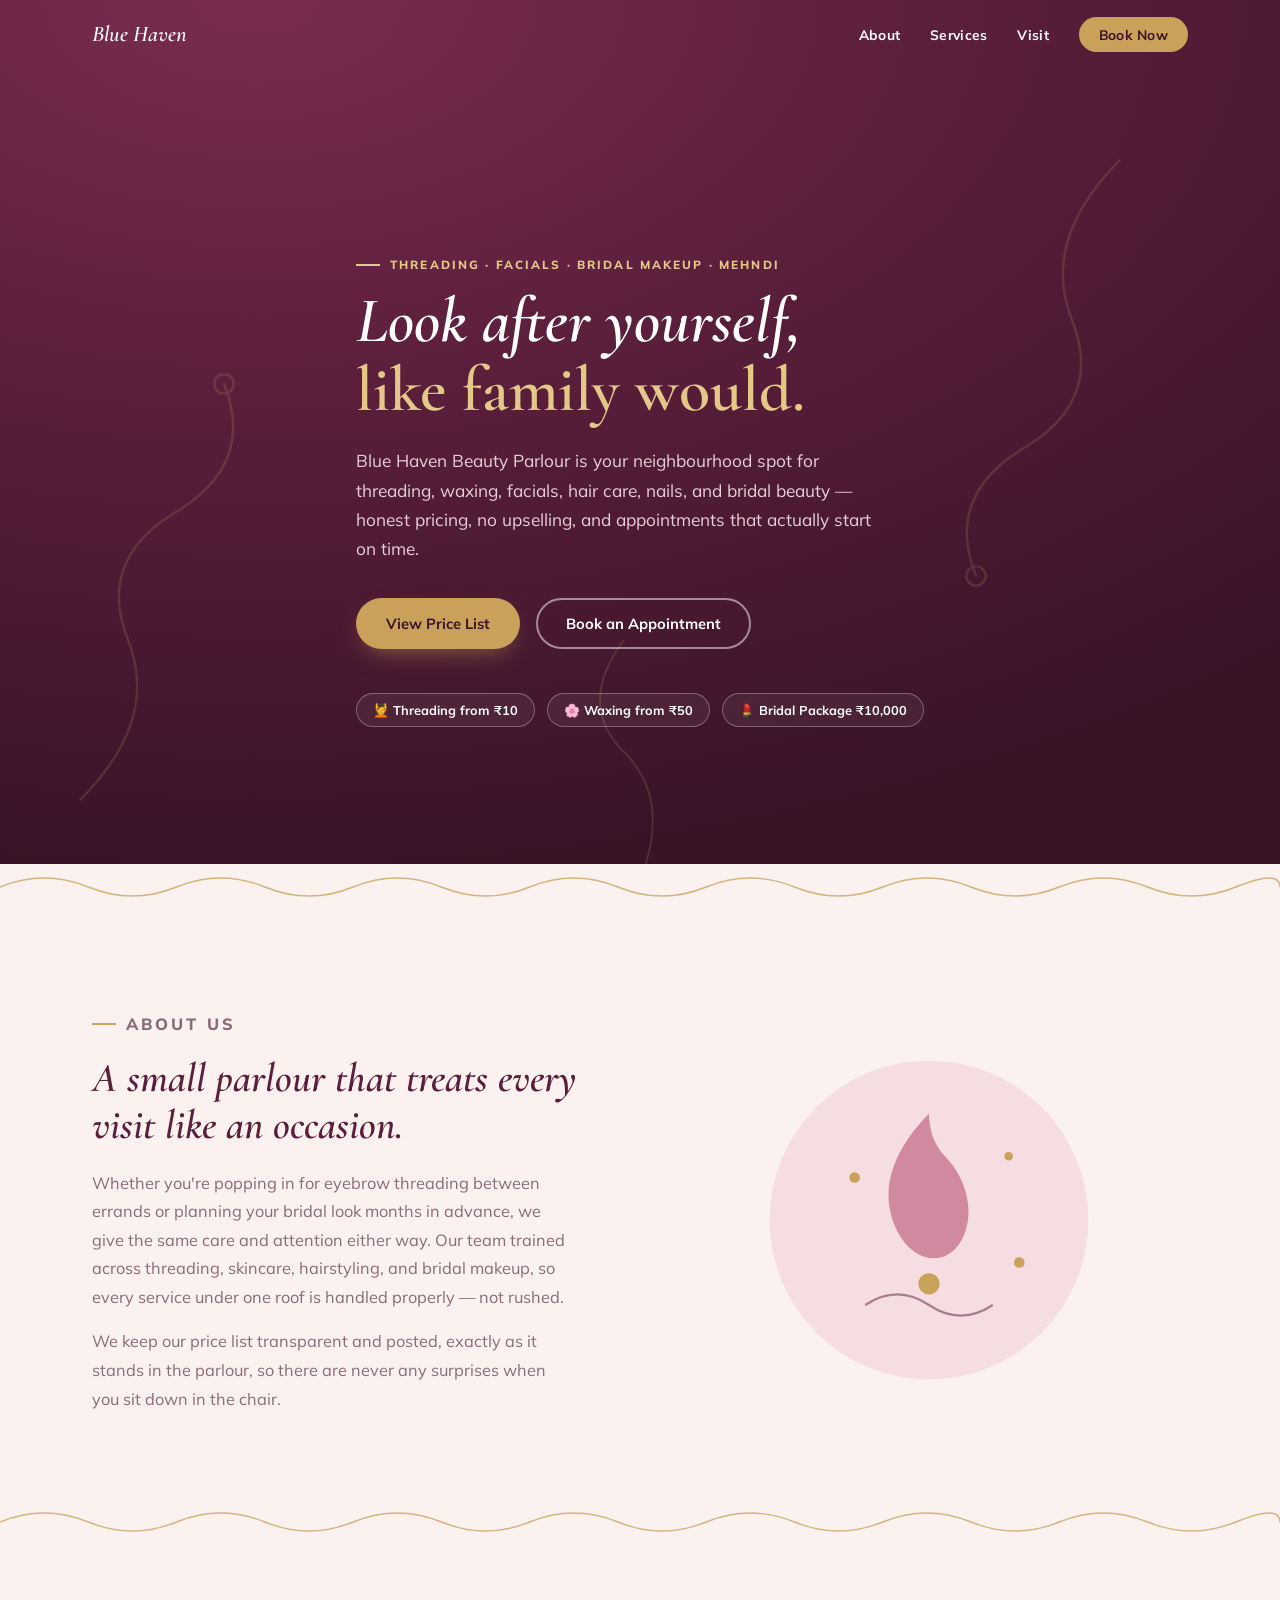
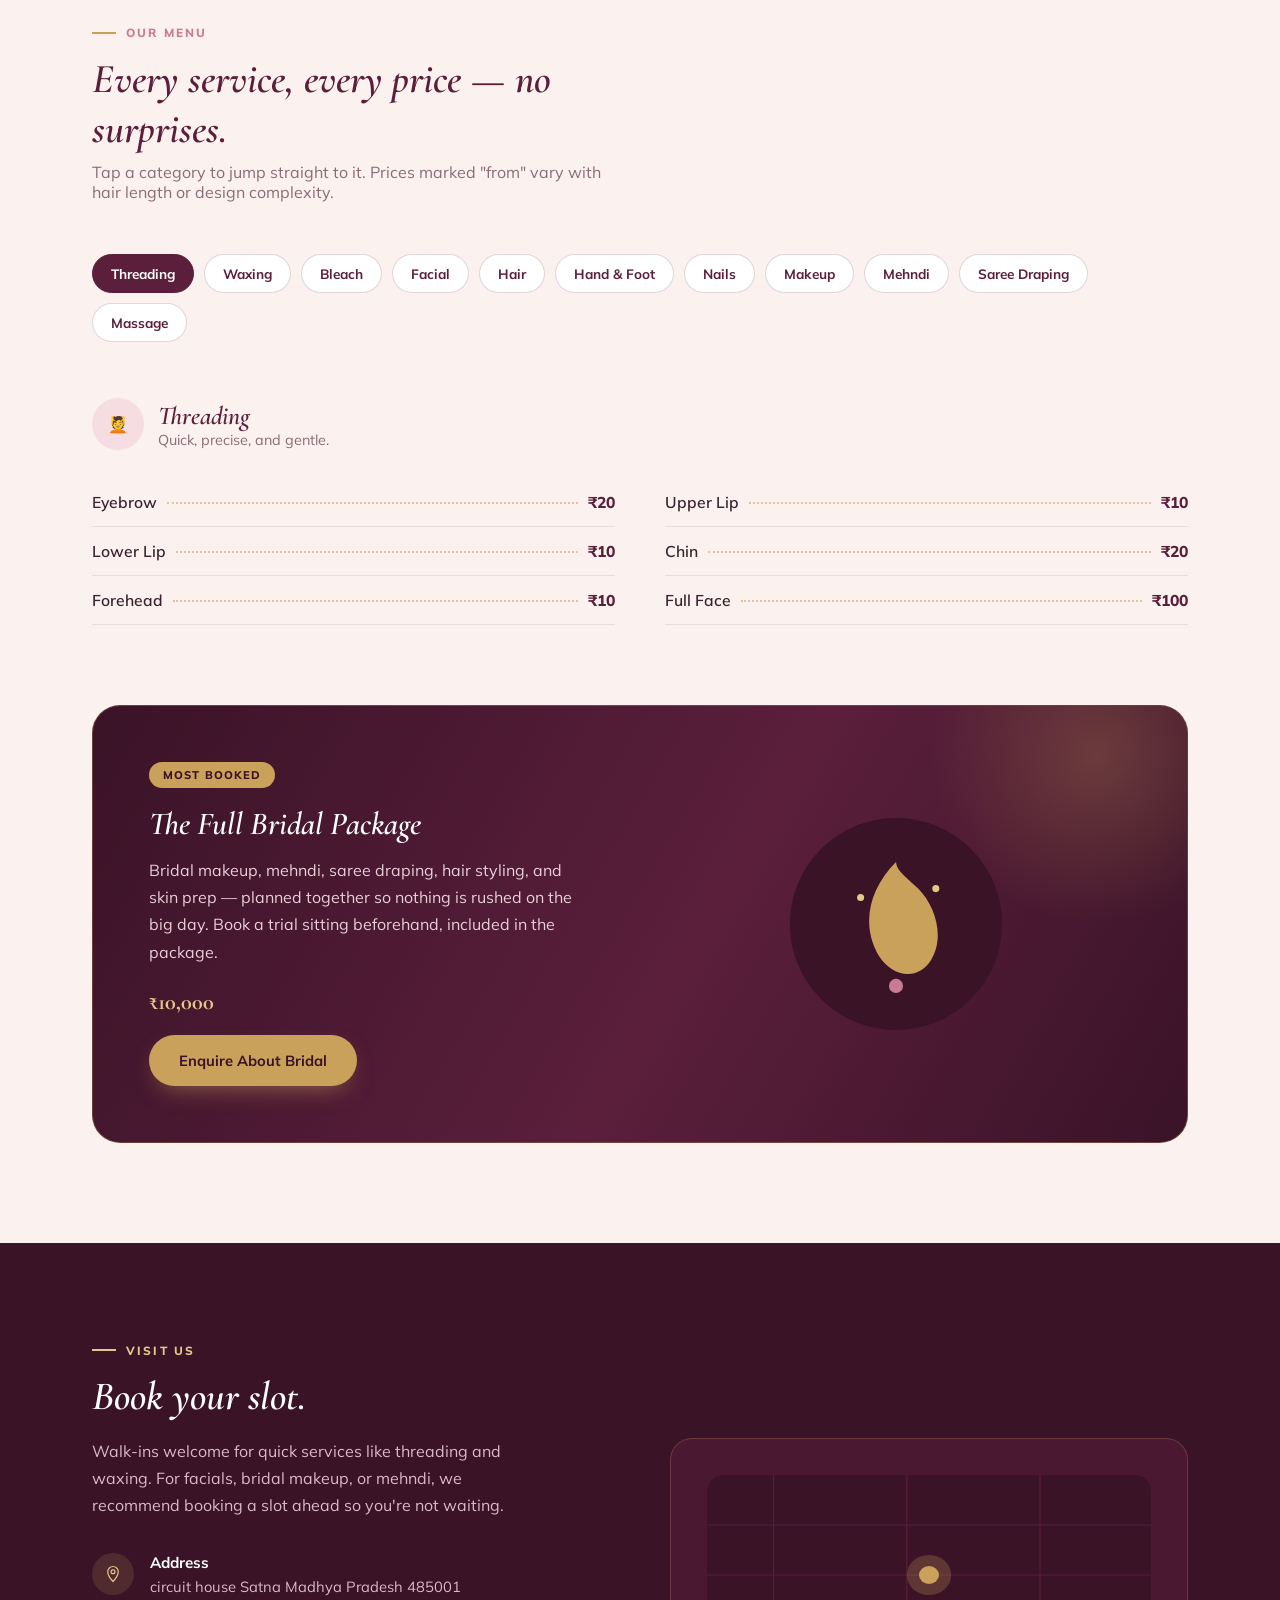
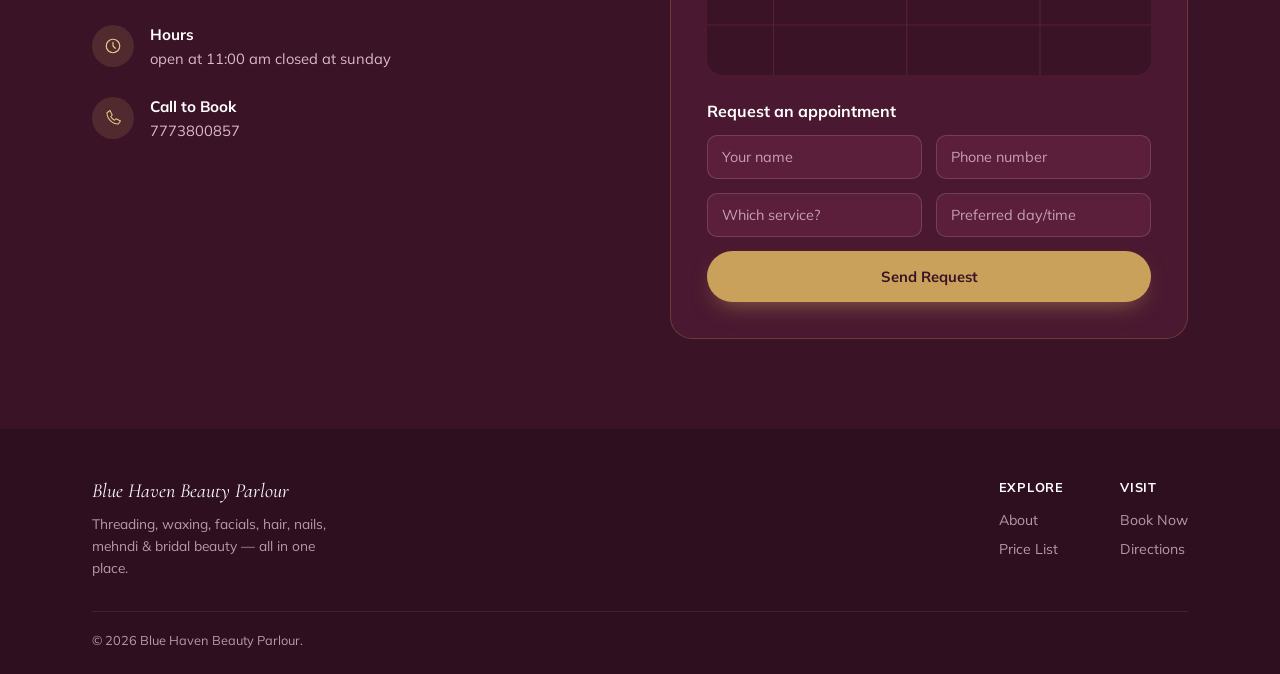
<file: templates/index.html>
<!DOCTYPE html>
<html lang="en">
<head>
<meta charset="UTF-8">
<meta name="viewport" content="width=device-width, initial-scale=1.0">
<title>Blue Haven Beauty Parlour — Price List & Services</title>
<link rel="preconnect" href="https://fonts.googleapis.com">
<link rel="preconnect" href="https://fonts.gstatic.com" crossorigin>
<link href="https://fonts.googleapis.com/css2?family=Cormorant+Garamond:ital,wght@0,500;0,600;1,500;1,600&family=Mulish:wght@400;500;600;700;800&display=swap" rel="stylesheet">
<style>
  :root{
    --wine:#5B1F3B;
    --wine-deep:#3A1327;
    --blush:#FBF1EE;
    --blush-warm:#F6DDE1;
    --gold:#C9A15A;
    --gold-soft:#E4C888;
    --rose:#C97B94;
    --ink:#3A2230;
    --ink-soft:#8A6C78;
    --radius:20px;
  }
  *{box-sizing:border-box; margin:0; padding:0;}
  html{scroll-behavior:smooth;}
  body{
    font-family:'Mulish', sans-serif;
    background:var(--blush);
    color:var(--ink);
    overflow-x:hidden;
  }
  h1,h2,h3,.display{
    font-family:'Cormorant Garamond', serif;
    font-weight:600;
    color:var(--wine);
  }
  a{color:inherit; text-decoration:none;}
  ul{list-style:none;}
  section{position:relative;}
  .wrap{max-width:1160px; margin:0 auto; padding:0 32px;}
  .eyebrow{
    font-weight:800;
    font-size:0.74rem;
    letter-spacing:0.18em;
    text-transform:uppercase;
    color:var(--rose);
    display:flex; align-items:center; gap:10px;
    margin-bottom:14px;
  }
  .eyebrow::before{content:""; width:24px; height:2px; background:var(--gold); display:inline-block;}
  .btn{
    display:inline-flex; align-items:center; gap:8px;
    padding:14px 28px; border-radius:100px;
    font-weight:700; font-size:0.92rem;
    border:2px solid transparent; cursor:pointer;
    transition:transform .25s ease, box-shadow .25s ease, background .25s ease, color .25s ease;
    font-family:'Mulish', sans-serif;
  }
  .btn:focus-visible{outline:3px solid var(--gold); outline-offset:3px;}
  .btn-primary{background:var(--gold); color:var(--wine-deep); box-shadow:0 10px 24px -10px rgba(201,161,90,0.6);}
  .btn-primary:hover{transform:translateY(-3px); box-shadow:0 14px 28px -10px rgba(201,161,90,0.65);}
  .btn-ghost{background:transparent; border-color:rgba(255,255,255,0.5); color:#fff;}
  .btn-ghost:hover{background:#fff; color:var(--wine);}
  .btn-wine{background:var(--wine); color:#fff;}
  .btn-wine:hover{transform:translateY(-3px); box-shadow:0 14px 26px -10px rgba(91,31,59,0.5);}

  /* henna line-art divider, signature motif */
  .henna-divider{width:100%; height:46px; display:block;}
  .henna-divider path{stroke:var(--gold); stroke-width:1.4; fill:none; opacity:0.75;}

  /* ---------- NAV ---------- */
  header{position:fixed; top:0; left:0; right:0; z-index:100; padding:20px 0; transition:all .35s ease;}
  header.scrolled{background:rgba(251,241,238,0.94); backdrop-filter:blur(10px); padding:12px 0; box-shadow:0 4px 20px -10px rgba(91,31,59,0.25);}
  nav{max-width:1160px; margin:0 auto; padding:0 32px; display:flex; align-items:center; justify-content:space-between;}
  .logo{display:flex; align-items:center; gap:10px; font-family:'Cormorant Garamond', serif; font-weight:600; font-size:1.4rem; color:#fff; font-style:italic; transition:color .35s ease;}
  header.scrolled .logo{color:var(--wine);}
  .nav-links{display:flex; gap:30px; align-items:center;}
  .nav-links a{font-size:0.86rem; font-weight:700; letter-spacing:0.02em; color:#fff; position:relative; padding:4px 0; transition:color .35s ease;}
  header.scrolled .nav-links a{color:var(--wine);}
  .nav-links a::after{content:""; position:absolute; left:0; bottom:-2px; width:0; height:2px; background:var(--gold); transition:width .25s ease;}
  .nav-links a:hover::after{width:100%;}
  .nav-cta{padding:9px 20px !important; border-radius:100px; background:var(--gold) !important; color:var(--wine-deep) !important;}
  .nav-cta::after{display:none;}
  .menu-toggle{display:none; flex-direction:column; gap:5px; background:none; border:none; cursor:pointer; padding:6px;}
  .menu-toggle span{width:24px; height:2.5px; background:#fff; transition:background .35s ease;}
  header.scrolled .menu-toggle span{background:var(--wine);}

  /* ---------- HERO ---------- */
  .hero{
    min-height:96vh;
    background:radial-gradient(120% 100% at 20% 0%, #7A2C50 0%, var(--wine) 45%, var(--wine-deep) 100%);
    display:flex; align-items:center; padding-top:120px;
    position:relative; overflow:hidden;
  }
  .hero-bg-motif{position:absolute; inset:0; opacity:0.14; pointer-events:none;}
  .hero-content{max-width:660px; position:relative; z-index:2;}
  .hero .eyebrow{color:var(--gold-soft);}
  .hero .eyebrow::before{background:var(--gold-soft);}
  .hero h1{font-size:clamp(2.5rem, 5vw, 4rem); line-height:1.08; color:#fff; font-style:italic;}
  .hero h1 span{color:var(--gold-soft); font-style:normal;}
  .hero p.lede{margin-top:22px; font-size:1.08rem; line-height:1.7; color:#E8CFD8; max-width:520px;}
  .hero-actions{margin-top:34px; display:flex; gap:16px; flex-wrap:wrap;}
  .hero-badges{margin-top:44px; display:flex; gap:12px; flex-wrap:wrap;}
  .hero-badges span{
    font-size:0.8rem; font-weight:700; color:#fff;
    border:1px solid rgba(255,255,255,0.3); padding:8px 16px; border-radius:100px;
    background:rgba(255,255,255,0.06);
  }

  /* ---------- REVEAL ---------- */
  .reveal{opacity:0; transform:translateY(26px); transition:opacity .8s ease, transform .8s ease;}
  .reveal.in{opacity:1; transform:translateY(0);}
  @media (prefers-reduced-motion: reduce){ .reveal{animation:none !important; transition:none !important;} }

  /* ---------- ABOUT ---------- */
  .about{background:var(--blush); padding:100px 0 70px;}
  .about-grid{display:grid; grid-template-columns:1fr 1fr; gap:60px; align-items:center;}
  .about h2{font-size:clamp(2rem,3.2vw,2.6rem); font-style:italic; margin-bottom:20px; line-height:1.15;}
  .about p{color:var(--ink-soft); line-height:1.75; font-size:1.02rem; margin-bottom:16px; max-width:480px;}
  .about-visual{display:flex; justify-content:center;}
  .about-visual svg{width:min(340px,100%);}

  /* ---------- PRICE LIST ---------- */
  .price-section{background:var(--blush); padding:20px 0 100px;}
  .price-section > .wrap > h2{font-size:clamp(2rem,3.2vw,2.6rem); font-style:italic; max-width:600px; margin-bottom:8px;}
  .price-section > .wrap > p.sub{color:var(--ink-soft); max-width:520px; margin-bottom:40px;}

  .tabs{
    display:flex; gap:10px; flex-wrap:wrap;
    margin-bottom:44px;
    position:sticky; top:78px; z-index:20;
    background:var(--blush); padding:12px 0;
  }
  .tab-btn{
    font-family:'Mulish', sans-serif;
    font-weight:700; font-size:0.85rem;
    padding:10px 18px; border-radius:100px;
    border:1.5px solid rgba(91,31,59,0.18);
    background:#fff; color:var(--wine);
    cursor:pointer; transition:all .25s ease;
    white-space:nowrap;
  }
  .tab-btn:hover{border-color:var(--gold);}
  .tab-btn.active{background:var(--wine); color:#fff; border-color:var(--wine);}
  .tab-btn:focus-visible{outline:3px solid var(--gold); outline-offset:2px;}

  .category-panel{display:none;}
  .category-panel.active{display:block; animation:fadeIn .4s ease;}
  @keyframes fadeIn{from{opacity:0; transform:translateY(8px);} to{opacity:1; transform:translateY(0);}}

  .cat-head{display:flex; align-items:center; gap:14px; margin-bottom:28px;}
  .cat-icon{
    width:52px; height:52px; border-radius:50%;
    background:var(--blush-warm); display:flex; align-items:center; justify-content:center;
    flex-shrink:0;
  }
  .cat-head h3{font-size:1.6rem; font-style:italic;}
  .cat-head p{color:var(--ink-soft); font-size:0.9rem;}

  .price-grid{display:grid; grid-template-columns:1fr 1fr; gap:0 50px;}
  .price-row{
    display:flex; align-items:baseline; gap:10px;
    padding:14px 0;
    border-bottom:1px solid rgba(91,31,59,0.1);
  }
  .price-row .name{font-weight:600; font-size:0.98rem; color:var(--ink); white-space:nowrap;}
  .price-row .leader{flex:1; border-bottom:2px dotted rgba(201,161,90,0.55); transform:translateY(-4px);}
  .price-row .price{font-weight:800; color:var(--wine); font-size:0.98rem; white-space:nowrap;}
  .price-row .price small{font-weight:600; color:var(--ink-soft); font-size:0.72rem; display:block; text-align:right;}

  /* ---------- BRIDAL SPOTLIGHT ---------- */
  .spotlight{
    margin-top:80px;
    background:linear-gradient(120deg, var(--wine-deep), var(--wine) 55%, var(--wine-deep));
    border-radius:28px; padding:56px;
    display:grid; grid-template-columns:1fr 1fr; gap:40px; align-items:center;
    position:relative; overflow:hidden;
    border:1px solid rgba(201,161,90,0.3);
  }
  .spotlight::after{
    content:""; position:absolute; width:340px; height:340px;
    background:radial-gradient(circle, rgba(201,161,90,0.25), transparent 70%);
    top:-120px; right:-80px; border-radius:50%;
  }
  .spotlight-badge{
    display:inline-block; background:var(--gold); color:var(--wine-deep);
    font-weight:800; font-size:0.7rem; letter-spacing:0.1em; text-transform:uppercase;
    padding:6px 14px; border-radius:100px; margin-bottom:16px;
  }
  .spotlight h3{color:#fff; font-size:2rem; font-style:italic; margin-bottom:14px;}
  .spotlight p{color:#E8CFD8; font-size:1rem; line-height:1.7; max-width:440px; margin-bottom:22px;}
  .spotlight-price{color:var(--gold-soft); font-weight:800; font-size:1.4rem; margin-bottom:20px; font-family:'Cormorant Garamond', serif;}
  .spotlight-visual{display:flex; justify-content:center; position:relative; z-index:1;}
  .spotlight-visual svg{width:min(230px,100%);}

  /* ---------- VISIT ---------- */
  .visit{background:var(--wine-deep); color:#fff; padding:100px 0 90px;}
  .visit .eyebrow{color:var(--gold-soft);}
  .visit .eyebrow::before{background:var(--gold-soft);}
  .visit h2{color:#fff; font-style:italic; font-size:clamp(2rem,3.2vw,2.5rem); margin-bottom:18px;}
  .visit p.intro{color:#D9BAC6; line-height:1.7; margin-bottom:34px; max-width:440px;}
  .visit-grid{display:grid; grid-template-columns:1fr 1fr; gap:60px;}
  .info-block{display:flex; gap:16px; margin-bottom:26px;}
  .info-icon{width:42px; height:42px; border-radius:50%; background:rgba(201,161,90,0.16); display:flex; align-items:center; justify-content:center; flex-shrink:0;}
  .info-block h4{font-size:0.95rem; color:#fff; margin-bottom:4px;}
  .info-block p{color:#D9BAC6; font-size:0.92rem; line-height:1.55;}
  .map-card{background:#4A1830; border-radius:22px; padding:36px; border:1px solid rgba(201,161,90,0.25);}
  .map-visual{width:100%; height:200px; border-radius:16px; background:linear-gradient(135deg, rgba(201,161,90,0.18), transparent 60%), #3A1327; position:relative; margin-bottom:26px; overflow:hidden;}
  .map-visual svg{position:absolute; inset:0; width:100%; height:100%;}
  .form-row{display:grid; grid-template-columns:1fr 1fr; gap:14px; margin-bottom:14px;}
  .form-row input, .map-card textarea{
    width:100%; background:#5B1F3B; border:1px solid rgba(255,255,255,0.15); color:#fff;
    border-radius:10px; padding:12px 14px; font-family:inherit; font-size:0.9rem;
  }
  .map-card textarea{min-height:80px; margin-bottom:16px; resize:vertical;}
  .form-row input::placeholder, .map-card textarea::placeholder{color:#C7A0B0;}
  .form-row input:focus-visible, .map-card textarea:focus-visible{outline:2px solid var(--gold); outline-offset:2px;}

  /* ---------- FOOTER ---------- */
  footer{background:#2E0F20; color:#B899A6; padding:50px 0 26px;}
  .footer-top{display:flex; justify-content:space-between; align-items:flex-start; flex-wrap:wrap; gap:30px; padding-bottom:32px; border-bottom:1px solid rgba(255,255,255,0.08);}
  .footer-logo{font-family:'Cormorant Garamond', serif; font-style:italic; color:#fff; font-size:1.25rem; margin-bottom:10px;}
  .footer-cols{display:flex; gap:56px;}
  .footer-cols h5{color:#fff; font-size:0.8rem; letter-spacing:0.06em; text-transform:uppercase; margin-bottom:14px;}
  .footer-cols li{margin-bottom:9px;}
  .footer-cols a{font-size:0.88rem; transition:color .2s ease;}
  .footer-cols a:hover{color:var(--gold-soft);}
  .footer-bottom{display:flex; justify-content:space-between; align-items:center; padding-top:20px; font-size:0.8rem; flex-wrap:wrap; gap:12px;}

  /* ---------- RESPONSIVE ---------- */
  @media (max-width: 980px){
    .about-grid{grid-template-columns:1fr; text-align:center;}
    .about p{margin-left:auto; margin-right:auto;}
    .about-visual{order:-1;}
    .price-grid{grid-template-columns:1fr;}
    .spotlight{grid-template-columns:1fr; text-align:center; padding:40px 26px;}
    .spotlight p{margin-left:auto; margin-right:auto;}
    .visit-grid{grid-template-columns:1fr;}
    .tabs{position:static;}
  }
  @media (max-width: 720px){
    .nav-links{
      position:fixed; top:0; right:0; height:100vh; width:min(280px,80vw);
      background:var(--wine); flex-direction:column; align-items:flex-start;
      padding:100px 30px 30px; gap:24px; transform:translateX(100%); transition:transform .35s ease;
    }
    .nav-links.open{transform:translateX(0);}
    .nav-links a{color:#fff !important;}
    .menu-toggle{display:flex;}
    .footer-top{flex-direction:column;}
    .footer-cols{gap:32px;}
    .form-row{grid-template-columns:1fr;}
  }
</style>
</head>
<body>

<header id="siteHeader">
  <nav>
    <a href="#top" class="logo">Blue Haven</a>
    <ul class="nav-links" id="navLinks">
      <li><a href="#about">About</a></li>
      <li><a href="#services">Services</a></li>
      <li><a href="#visit">Visit</a></li>
      <li><a href="#visit" class="nav-cta">Book Now</a></li>
    </ul>
    <button class="menu-toggle" id="menuToggle" aria-label="Toggle menu" aria-expanded="false">
      <span></span><span></span><span></span>
    </button>
  </nav>
</header>

<section class="hero" id="top">
  <svg class="hero-bg-motif" viewBox="0 0 800 600" preserveAspectRatio="xMidYMid slice">
    <path d="M50 500 Q100 450 80 400 Q60 350 110 320 Q160 290 140 240" stroke="#E4C888" stroke-width="1.5" fill="none"/>
    <circle cx="140" cy="240" r="6" fill="none" stroke="#E4C888" stroke-width="1.5"/>
    <path d="M700 100 Q650 150 670 200 Q690 250 640 280 Q590 310 610 360" stroke="#E4C888" stroke-width="1.5" fill="none"/>
    <circle cx="610" cy="360" r="6" fill="none" stroke="#E4C888" stroke-width="1.5"/>
    <path d="M400 550 Q420 500 390 470 Q360 440 390 400" stroke="#E4C888" stroke-width="1.2" fill="none"/>
  </svg>
  <div class="wrap hero-content">
    <p class="eyebrow">Threading · Facials · Bridal Makeup · Mehndi</p>
    <h1>Look after yourself,<br><span>like family would.</span></h1>
    <p class="lede">Blue Haven Beauty Parlour is your neighbourhood spot for threading, waxing, facials, hair care, nails, and bridal beauty — honest pricing, no upselling, and appointments that actually start on time.</p>
    <div class="hero-actions">
      <a href="#services" class="btn btn-primary">View Price List</a>
      <a href="#visit" class="btn btn-ghost">Book an Appointment</a>
    </div>
    <div class="hero-badges">
      <span>💆 Threading from ₹10</span>
      <span>🌸 Waxing from ₹50</span>
      <span>💄 Bridal Package ₹10,000</span>
    </div>
  </div>
</section>

<svg class="henna-divider" viewBox="0 0 1160 46" preserveAspectRatio="none">
  <path d="M0,23 Q40,5 80,23 T160,23 T240,23 T320,23 T400,23 T480,23 T560,23 T640,23 T720,23 T800,23 T880,23 T960,23 T1040,23 T1120,23 T1160,23" />
</svg>

<section class="about" id="about">
  <div class="wrap about-grid">
    <div class="reveal">
      <p class="eyebrow">About Us</p>
      <h2>A small parlour that treats every visit like an occasion.</h2>
      <p>Whether you're popping in for eyebrow threading between errands or planning your bridal look months in advance, we give the same care and attention either way. Our team trained across threading, skincare, hairstyling, and bridal makeup, so every service under one roof is handled properly — not rushed.</p>
      <p>We keep our price list transparent and posted, exactly as it stands in the parlour, so there are never any surprises when you sit down in the chair.</p>
    </div>
    <div class="about-visual reveal">
      <svg viewBox="0 0 320 320" fill="none">
        <circle cx="160" cy="160" r="150" fill="#F6DDE1"/>
        <path d="M160 60 C130 90 110 130 130 170 C145 200 175 205 190 180 C205 155 195 120 175 100 C165 90 160 75 160 60Z" fill="#C97B94" opacity="0.85"/>
        <circle cx="160" cy="220" r="10" fill="#C9A15A"/>
        <path d="M100 240 Q130 220 160 240 T220 240" stroke="#5B1F3B" stroke-width="2" fill="none" opacity="0.5"/>
        <circle cx="90" cy="120" r="5" fill="#C9A15A"/>
        <circle cx="235" cy="100" r="4" fill="#C9A15A"/>
        <circle cx="245" cy="200" r="5" fill="#C9A15A"/>
      </svg>
    </div>
  </div>
</section>

<svg class="henna-divider" viewBox="0 0 1160 46" preserveAspectRatio="none">
  <path d="M0,23 Q40,5 80,23 T160,23 T240,23 T320,23 T400,23 T480,23 T560,23 T640,23 T720,23 T800,23 T880,23 T960,23 T1040,23 T1120,23 T1160,23" />
</svg>

<section class="price-section" id="services">
  <div class="wrap">
    <p class="eyebrow" style="margin-top:60px;">Our Menu</p>
    <h2 class="reveal">Every service, every price — no surprises.</h2>
    <p class="sub reveal">Tap a category to jump straight to it. Prices marked "from" vary with hair length or design complexity.</p>

    <div class="tabs" id="tabs">
      <button class="tab-btn active" data-target="threading">Threading</button>
      <button class="tab-btn" data-target="waxing">Waxing</button>
      <button class="tab-btn" data-target="bleach">Bleach</button>
      <button class="tab-btn" data-target="facial">Facial</button>
      <button class="tab-btn" data-target="hair">Hair</button>
      <button class="tab-btn" data-target="handfoot">Hand &amp; Foot</button>
      <button class="tab-btn" data-target="nails">Nails</button>
      <button class="tab-btn" data-target="makeup">Makeup</button>
      <button class="tab-btn" data-target="mehndi">Mehndi</button>
      <button class="tab-btn" data-target="draping">Saree Draping</button>
      <button class="tab-btn" data-target="massage">Massage</button>
    </div>

    <!-- THREADING -->
    <div class="category-panel active" id="threading">
      <div class="cat-head"><div class="cat-icon">💆</div><div><h3>Threading</h3><p>Quick, precise, and gentle.</p></div></div>
      <div class="price-grid">
        <div class="price-row"><span class="name">Eyebrow</span><span class="leader"></span><span class="price">₹20</span></div>
        <div class="price-row"><span class="name">Upper Lip</span><span class="leader"></span><span class="price">₹10</span></div>
        <div class="price-row"><span class="name">Lower Lip</span><span class="leader"></span><span class="price">₹10</span></div>
        <div class="price-row"><span class="name">Chin</span><span class="leader"></span><span class="price">₹20</span></div>
        <div class="price-row"><span class="name">Forehead</span><span class="leader"></span><span class="price">₹10</span></div>
        <div class="price-row"><span class="name">Full Face</span><span class="leader"></span><span class="price">₹100</span></div>
      </div>
    </div>

    <!-- WAXING -->
    <div class="category-panel" id="waxing">
      <div class="cat-head"><div class="cat-icon">🌸</div><div><h3>Waxing</h3><p>Smooth finish, every limb covered.</p></div></div>
      <div class="price-grid">
        <div class="price-row"><span class="name">Underarms</span><span class="leader"></span><span class="price">₹50</span></div>
        <div class="price-row"><span class="name">Half Hand</span><span class="leader"></span><span class="price">₹100</span></div>
        <div class="price-row"><span class="name">Full Hand</span><span class="leader"></span><span class="price">₹200</span></div>
        <div class="price-row"><span class="name">Half Leg</span><span class="leader"></span><span class="price">₹150</span></div>
        <div class="price-row"><span class="name">Full Leg</span><span class="leader"></span><span class="price">₹300</span></div>
        <div class="price-row"><span class="name">Full Body</span><span class="leader"></span><span class="price">₹1000</span></div>
      </div>
    </div>

    <!-- BLEACH -->
    <div class="category-panel" id="bleach">
      <div class="cat-head"><div class="cat-icon">✨</div><div><h3>Bleach</h3><p>Even tone, instant glow.</p></div></div>
      <div class="price-grid">
        <div class="price-row"><span class="name">Fruit Bleach</span><span class="leader"></span><span class="price">₹100</span></div>
        <div class="price-row"><span class="name">Gold Bleach</span><span class="leader"></span><span class="price">₹150</span></div>
        <div class="price-row"><span class="name">Diamond Bleach</span><span class="leader"></span><span class="price">₹200</span></div>
      </div>
    </div>

    <!-- FACIAL -->
    <div class="category-panel" id="facial">
      <div class="cat-head"><div class="cat-icon">🌺</div><div><h3>Facial</h3><p>Deep clean to full pampering.</p></div></div>
      <div class="price-grid">
        <div class="price-row"><span class="name">Cleanup</span><span class="leader"></span><span class="price">₹200</span></div>
        <div class="price-row"><span class="name">Fruit Facial</span><span class="leader"></span><span class="price">₹350</span></div>
        <div class="price-row"><span class="name">Pearl Facial</span><span class="leader"></span><span class="price">₹600</span></div>
        <div class="price-row"><span class="name">Gold Facial</span><span class="leader"></span><span class="price">₹500</span></div>
        <div class="price-row"><span class="name">Diamond Facial</span><span class="leader"></span><span class="price">₹700</span></div>
        <div class="price-row"><span class="name">De-Tan Facial</span><span class="leader"></span><span class="price">₹700</span></div>
      </div>
    </div>

    <!-- HAIR -->
    <div class="category-panel" id="hair">
      <div class="cat-head"><div class="cat-icon">💇</div><div><h3>Hair Services</h3><p>Cuts, colour, and treatments.</p></div></div>
      <div class="price-grid">
        <div class="price-row"><span class="name">Hair Wash</span><span class="leader"></span><span class="price">₹50</span></div>
        <div class="price-row"><span class="name">Simple Hair Cut</span><span class="leader"></span><span class="price">₹80</span></div>
        <div class="price-row"><span class="name">U Cut</span><span class="leader"></span><span class="price">₹120</span></div>
        <div class="price-row"><span class="name">V Cut</span><span class="leader"></span><span class="price">₹120</span></div>
        <div class="price-row"><span class="name">Layer Cut</span><span class="leader"></span><span class="price">₹200</span></div>
        <div class="price-row"><span class="name">Step Cut</span><span class="leader"></span><span class="price">₹200</span></div>
        <div class="price-row"><span class="name">Laser Cut</span><span class="leader"></span><span class="price">₹250</span></div>
        <div class="price-row"><span class="name">Hair Styling</span><span class="leader"></span><span class="price">₹150</span></div>
        <div class="price-row"><span class="name">Hair Spa</span><span class="leader"></span><span class="price">₹500</span></div>
        <div class="price-row"><span class="name">Hair Colour</span><span class="leader"></span><span class="price">₹500<small>starting</small></span></div>
        <div class="price-row"><span class="name">Hair Straightening</span><span class="leader"></span><span class="price">₹2000<small>starting</small></span></div>
        <div class="price-row"><span class="name">Hair Smoothening</span><span class="leader"></span><span class="price">₹2500<small>starting</small></span></div>
      </div>
    </div>

    <!-- HAND & FOOT -->
    <div class="category-panel" id="handfoot">
      <div class="cat-head"><div class="cat-icon">💅</div><div><h3>Hand &amp; Foot Care</h3><p>Manicure, pedicure, and spa treatments.</p></div></div>
      <div class="price-grid">
        <div class="price-row"><span class="name">Manicure</span><span class="leader"></span><span class="price">₹250</span></div>
        <div class="price-row"><span class="name">Pedicure</span><span class="leader"></span><span class="price">₹300</span></div>
        <div class="price-row"><span class="name">Spa Manicure</span><span class="leader"></span><span class="price">₹400</span></div>
        <div class="price-row"><span class="name">Spa Pedicure</span><span class="leader"></span><span class="price">₹500</span></div>
      </div>
    </div>

    <!-- NAILS -->
    <div class="category-panel" id="nails">
      <div class="cat-head"><div class="cat-icon">💍</div><div><h3>Nail Services</h3><p>Polish, gel, extensions &amp; art.</p></div></div>
      <div class="price-grid">
        <div class="price-row"><span class="name">Nail Polish</span><span class="leader"></span><span class="price">₹50</span></div>
        <div class="price-row"><span class="name">Gel Polish</span><span class="leader"></span><span class="price">₹300</span></div>
        <div class="price-row"><span class="name">Nail Extension</span><span class="leader"></span><span class="price">₹1000</span></div>
        <div class="price-row"><span class="name">Nail Art</span><span class="leader"></span><span class="price">₹100<small>per nail</small></span></div>
      </div>
    </div>

    <!-- MAKEUP -->
    <div class="category-panel" id="makeup">
      <div class="cat-head"><div class="cat-icon">💄</div><div><h3>Makeup</h3><p>From everyday to bridal.</p></div></div>
      <div class="price-grid">
        <div class="price-row"><span class="name">Light Makeup</span><span class="leader"></span><span class="price">₹800</span></div>
        <div class="price-row"><span class="name">Party Makeup</span><span class="leader"></span><span class="price">₹1500</span></div>
        <div class="price-row"><span class="name">Engagement Makeup</span><span class="leader"></span><span class="price">₹3000</span></div>
        <div class="price-row"><span class="name">Bridal Makeup</span><span class="leader"></span><span class="price">₹6000</span></div>
        <div class="price-row"><span class="name">Bridal Package</span><span class="leader"></span><span class="price">₹10000</span></div>
      </div>
    </div>

    <!-- MEHNDI -->
    <div class="category-panel" id="mehndi">
      <div class="cat-head"><div class="cat-icon">🌿</div><div><h3>Mehndi</h3><p>Arabic to full bridal designs.</p></div></div>
      <div class="price-grid">
        <div class="price-row"><span class="name">Arabic Mehndi</span><span class="leader"></span><span class="price">₹200</span></div>
        <div class="price-row"><span class="name">Bridal Mehndi</span><span class="leader"></span><span class="price">₹1500<small>starting</small></span></div>
      </div>
    </div>

    <!-- DRAPING -->
    <div class="category-panel" id="draping">
      <div class="cat-head"><div class="cat-icon">👗</div><div><h3>Saree Draping</h3><p>Everyday and bridal drapes.</p></div></div>
      <div class="price-grid">
        <div class="price-row"><span class="name">Normal Saree Draping</span><span class="leader"></span><span class="price">₹200</span></div>
        <div class="price-row"><span class="name">Bridal Saree Draping</span><span class="leader"></span><span class="price">₹500</span></div>
      </div>
    </div>

    <!-- MASSAGE -->
    <div class="category-panel" id="massage">
      <div class="cat-head"><div class="cat-icon">💆</div><div><h3>Massage</h3><p>Head and foot relaxation.</p></div></div>
      <div class="price-grid">
        <div class="price-row"><span class="name">Head Massage</span><span class="leader"></span><span class="price">₹150</span></div>
        <div class="price-row"><span class="name">Foot Massage</span><span class="leader"></span><span class="price">₹200</span></div>
      </div>
    </div>

    <div class="spotlight reveal">
      <div>
        <span class="spotlight-badge">Most Booked</span>
        <h3>The Full Bridal Package</h3>
        <p>Bridal makeup, mehndi, saree draping, hair styling, and skin prep — planned together so nothing is rushed on the big day. Book a trial sitting beforehand, included in the package.</p>
        <div class="spotlight-price">₹10,000</div>
        <a href="#visit" class="btn btn-primary">Enquire About Bridal</a>
      </div>
      <div class="spotlight-visual">
        <svg viewBox="0 0 260 260" fill="none">
          <circle cx="130" cy="130" r="120" fill="#3A1327"/>
          <path d="M130 60 C100 90 90 130 110 165 C125 190 155 195 170 170 C185 145 175 110 155 90 C145 80 130 70 130 60Z" fill="#C9A15A"/>
          <circle cx="130" cy="200" r="8" fill="#C97B94"/>
          <circle cx="90" cy="100" r="4" fill="#E4C888"/>
          <circle cx="175" cy="90" r="4" fill="#E4C888"/>
        </svg>
      </div>
    </div>
  </div>
</section>

<section class="visit" id="visit">
  <div class="wrap">
    <p class="eyebrow">Visit Us</p>
    <h2>Book your slot.</h2>
    <div class="visit-grid">
      <div class="reveal">
        <p class="intro">Walk-ins welcome for quick services like threading and waxing. For facials, bridal makeup, or mehndi, we recommend booking a slot ahead so you're not waiting.</p>

        <div class="info-block">
          <div class="info-icon">
            <svg width="18" height="18" viewBox="0 0 24 24" fill="none"><path d="M12 22s7-7.4 7-13a7 7 0 1 0-14 0c0 5.6 7 13 7 13z" stroke="#E4C888" stroke-width="1.6"/><circle cx="12" cy="9" r="2.6" stroke="#E4C888" stroke-width="1.6"/></svg>
          </div>
          <div><h4>Address</h4><p>circuit house Satna Madhya Pradesh 485001</p></div>
        </div>

        <div class="info-block">
          <div class="info-icon">
            <svg width="18" height="18" viewBox="0 0 24 24" fill="none"><circle cx="12" cy="12" r="9" stroke="#E4C888" stroke-width="1.6"/><path d="M12 7v5l3 3" stroke="#E4C888" stroke-width="1.6" stroke-linecap="round"/></svg>
          </div>
          <div><h4>Hours</h4><p>open at 11:00 am closed at sunday</div>
        </div>

        <div class="info-block">
          <div class="info-icon">
            <svg width="18" height="18" viewBox="0 0 24 24" fill="none"><path d="M4 5c0 8 7 15 15 15l3-4-6-3-2 2c-2-1-4-3-5-5l2-2-3-6-4 3z" stroke="#E4C888" stroke-width="1.4" stroke-linejoin="round"/></svg>
          </div>
          <div><h4>Call to Book</h4><p>7773800857</p></div>
        </div>
      </div>

      <div class="map-card reveal">
        <div class="map-visual">
          <svg viewBox="0 0 400 200" preserveAspectRatio="none">
            <rect width="400" height="200" fill="#3A1327"/>
            <path d="M0,50 H400 M0,100 H400 M0,150 H400" stroke="#5B1F3B" stroke-width="1"/>
            <path d="M60,0 V200 M180,0 V200 M300,0 V200" stroke="#5B1F3B" stroke-width="1"/>
            <circle cx="200" cy="100" r="9" fill="#C9A15A"/>
            <circle cx="200" cy="100" r="20" fill="#C9A15A" opacity="0.25"/>
          </svg>
        </div>
        <h4 style="margin-bottom:14px; color:#fff; font-size:1rem;">Request an appointment</h4>
        <form action="/book" method="POST">

    <div class="form-row">
        <input
            type="text"
            name="name"
            placeholder="Your name"
            required
        >

        <input
            type="text"
            name="phone"
            placeholder="Phone number"
            required
        >
    </div>

    <div class="form-row">
        <input
            type="text"
            name="service"
            placeholder="Which service?"
            required
        >

        <input
            type="text"
            name="appointment_time"
            placeholder="Preferred day/time"
            required
        >
    </div>

    <button type="submit"
            class="btn btn-primary"
            style="width:100%; justify-content:center;">
        Send Request
    </button>

</form>
      </div>
    </div>
  </div>
</section>

<footer>
  <div class="wrap">
    <div class="footer-top">
      <div>
        <div class="footer-logo">Blue Haven Beauty Parlour</div>
        <p style="max-width:260px; font-size:0.86rem; line-height:1.6;">Threading, waxing, facials, hair, nails, mehndi &amp; bridal beauty — all in one place.</p>
      </div>
      <div class="footer-cols">
        <div>
          <h5>Explore</h5>
          <ul>
            <li><a href="#about">About</a></li>
            <li><a href="#services">Price List</a></li>
          </ul>
        </div>
        <div>
          <h5>Visit</h5>
          <ul>
            <li><a href="#visit">Book Now</a></li>
            <li><a href="#visit">Directions</a></li>
          </ul>
        </div>
      </div>
    </div>
    <div class="footer-bottom">
      <span>&copy; 2026 Blue Haven Beauty Parlour.</span>
    </div>
  </div>
</footer>

<script>
  const header = document.getElementById('siteHeader');
  const navLinks = document.getElementById('navLinks');
  const menuToggle = document.getElementById('menuToggle');

  window.addEventListener('scroll', () => header.classList.toggle('scrolled', window.scrollY > 40));

  menuToggle.addEventListener('click', () => {
    const open = navLinks.classList.toggle('open');
    menuToggle.setAttribute('aria-expanded', open);
  });
  navLinks.querySelectorAll('a').forEach(a => a.addEventListener('click', () => {
    navLinks.classList.remove('open');
    menuToggle.setAttribute('aria-expanded', false);
  }));

  const tabs = document.querySelectorAll('.tab-btn');
  const panels = document.querySelectorAll('.category-panel');
  tabs.forEach(tab => {
    tab.addEventListener('click', () => {
      tabs.forEach(t => t.classList.remove('active'));
      panels.forEach(p => p.classList.remove('active'));
      tab.classList.add('active');
      document.getElementById(tab.dataset.target).classList.add('active');
    });
  });

  const prefersReduced = window.matchMedia('(prefers-reduced-motion: reduce)').matches;
  if(!prefersReduced && 'IntersectionObserver' in window){
    const io = new IntersectionObserver((entries) => {
      entries.forEach(e => { if(e.isIntersecting){ e.target.classList.add('in'); io.unobserve(e.target);} });
    }, {threshold:0.12});
    document.querySelectorAll('.reveal').forEach(el => io.observe(el));
  } else {
    document.querySelectorAll('.reveal').forEach(el => el.classList.add('in'));
  }
</script>

</body>
</html>
</file>
